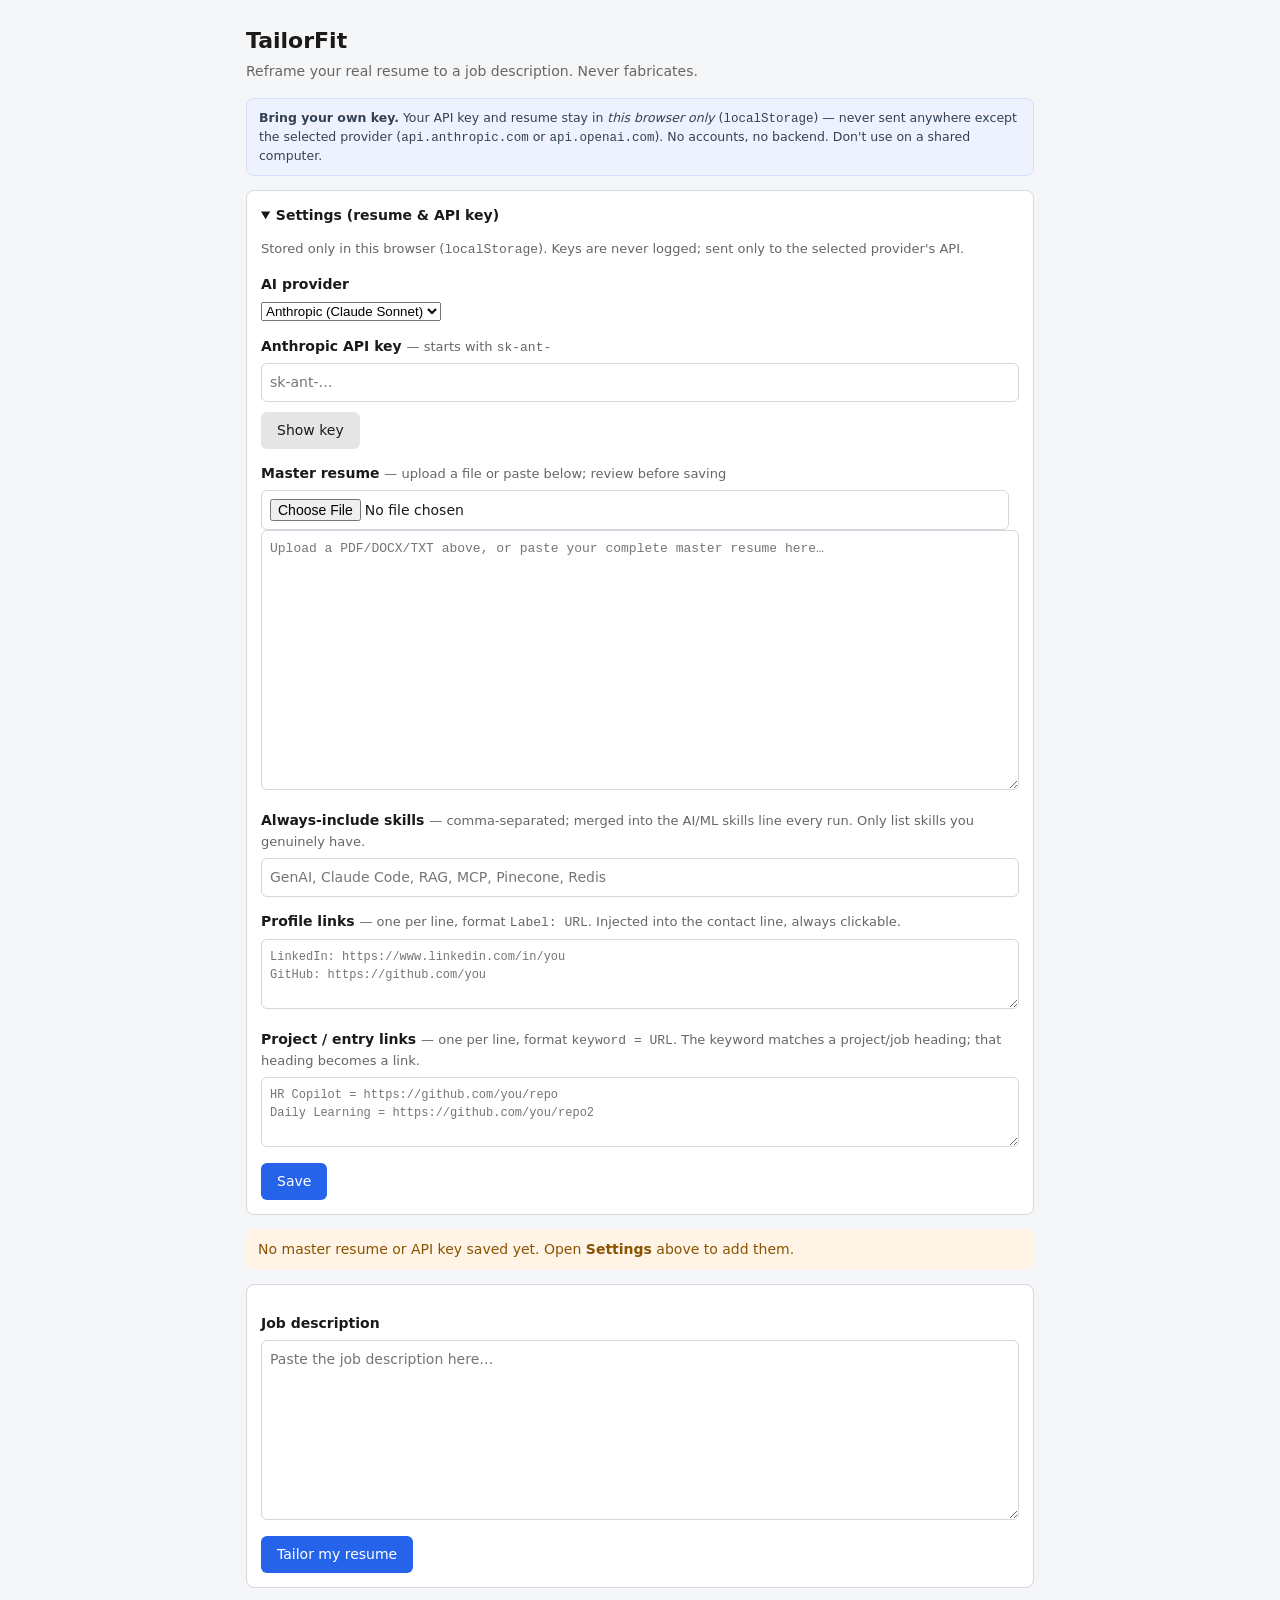
<file: index.html>
<!DOCTYPE html>
<html lang="en">
  <head>
    <meta charset="UTF-8" />
    <meta name="viewport" content="width=device-width, initial-scale=1.0" />
    <title>TailorFit</title>
    <link rel="stylesheet" href="styles.css" />
  </head>
  <body>
    <header>
      <h1>TailorFit</h1>
      <p class="tagline">Reframe your real resume to a job description. Never fabricates.</p>
    </header>

    <!-- Bring-your-own-key + privacy note. -->
    <div class="byok-note">
      <strong>Bring your own key.</strong> Your API key and resume stay in
      <em>this browser only</em> (<code>localStorage</code>) — never sent anywhere except
      the selected provider (<code>api.anthropic.com</code> or <code>api.openai.com</code>).
      No accounts, no backend. Don't use on a shared computer.
    </div>

    <!-- Settings: master resume + API key, saved to localStorage. -->
    <details id="settings" class="card">
      <summary>Settings (resume &amp; API key)</summary>
      <div class="settings-body">
        <p class="hint">
          Stored only in this browser (<code>localStorage</code>). Keys are never logged;
          sent only to the selected provider's API.
        </p>

        <label for="provider">AI provider</label>
        <select id="provider">
          <option value="anthropic">Anthropic (Claude Sonnet)</option>
          <option value="openai">OpenAI (GPT-5.4-mini)</option>
        </select>

        <div id="anthropic-key-section">
          <label for="apiKey">
            Anthropic API key <span class="hint">— starts with <code>sk-ant-</code></span>
          </label>
          <input id="apiKey" type="password" placeholder="sk-ant-…" autocomplete="off" />
          <button id="toggleKey" class="secondary" type="button">Show key</button>
        </div>

        <div id="openai-key-section" class="hidden">
          <label for="openaiApiKey">
            OpenAI API key <span class="hint">— starts with <code>sk-</code></span>
          </label>
          <input id="openaiApiKey" type="password" placeholder="sk-…" autocomplete="off" />
          <button id="toggleOpenaiKey" class="secondary" type="button">Show key</button>
        </div>

        <label for="masterResume">
          Master resume <span class="hint">— upload a file or paste below; review before saving</span>
        </label>
        <div class="row">
          <input id="resumeFile" type="file" accept=".pdf,.docx,.txt" />
          <span id="extract-status" class="hint"></span>
        </div>
        <textarea id="masterResume" placeholder="Upload a PDF/DOCX/TXT above, or paste your complete master resume here…"></textarea>

        <label for="pinnedSkills">
          Always-include skills
          <span class="hint">— comma-separated; merged into the AI/ML skills line every run. Only list skills you genuinely have.</span>
        </label>
        <input id="pinnedSkills" type="text" placeholder="GenAI, Claude Code, RAG, MCP, Pinecone, Redis" />

        <label for="contactLinks">
          Profile links
          <span class="hint">— one per line, format <code>Label: URL</code>. Injected into the contact line, always clickable.</span>
        </label>
        <textarea id="contactLinks" class="small-area" placeholder="LinkedIn: https://www.linkedin.com/in/you&#10;GitHub: https://github.com/you"></textarea>

        <label for="entryLinks">
          Project / entry links
          <span class="hint">— one per line, format <code>keyword = URL</code>. The keyword matches a project/job heading; that heading becomes a link.</span>
        </label>
        <textarea id="entryLinks" class="small-area" placeholder="HR Copilot = https://github.com/you/repo&#10;Daily Learning = https://github.com/you/repo2"></textarea>

        <div class="row">
          <button id="save" type="button">Save</button>
          <span id="save-status" class="ok"></span>
        </div>
      </div>
    </details>

    <!-- Warns if resume or key missing. -->
    <div id="setup-warning" class="warning hidden">
      No master resume or API key saved yet. Open <strong>Settings</strong> above to add them.
    </div>

    <main class="card">
      <label for="jd">Job description</label>
      <textarea id="jd" placeholder="Paste the job description here…"></textarea>

      <button id="tailor" type="button">Tailor my resume</button>
    </main>

    <section id="output" class="card hidden">
      <div id="output-status" class="hint"></div>
      <div id="output-error" class="error hidden"></div>

      <div id="output-body" class="hidden">
        <div class="toolbar">
          <button id="copyBtn" type="button">Copy text</button>
          <button id="pdfBtn" class="secondary" type="button">Download PDF</button>
          <span id="copy-status" class="ok"></span>
        </div>
        <p class="legend">
          <span class="legend-edited">highlighted</span> = reworded ·
          <span class="legend-stretch">⚑ stretch</span> = review before using
        </p>
        <div id="usage" class="usage hint"></div>
        <div id="resume-render" class="resume-render"></div>
        <div id="gap-report"></div>
        <div id="stretch-notes"></div>
      </div>
    </section>

    <!-- Vendored libraries (local, no runtime CDN). -->
    <script src="vendor/pdf.min.js"></script>
    <script src="vendor/mammoth.browser.min.js"></script>
    <script src="extract.js"></script>
    <script src="prompts.js"></script>
    <script src="llm.js"></script>
    <script src="render.js"></script>
    <script src="app.js"></script>

    <script data-goatcounter="https://shubhhxmxx.goatcounter.com/count"
            async src="//gc.zgo.at/count.js"></script>
  </body>
</html>
</file>
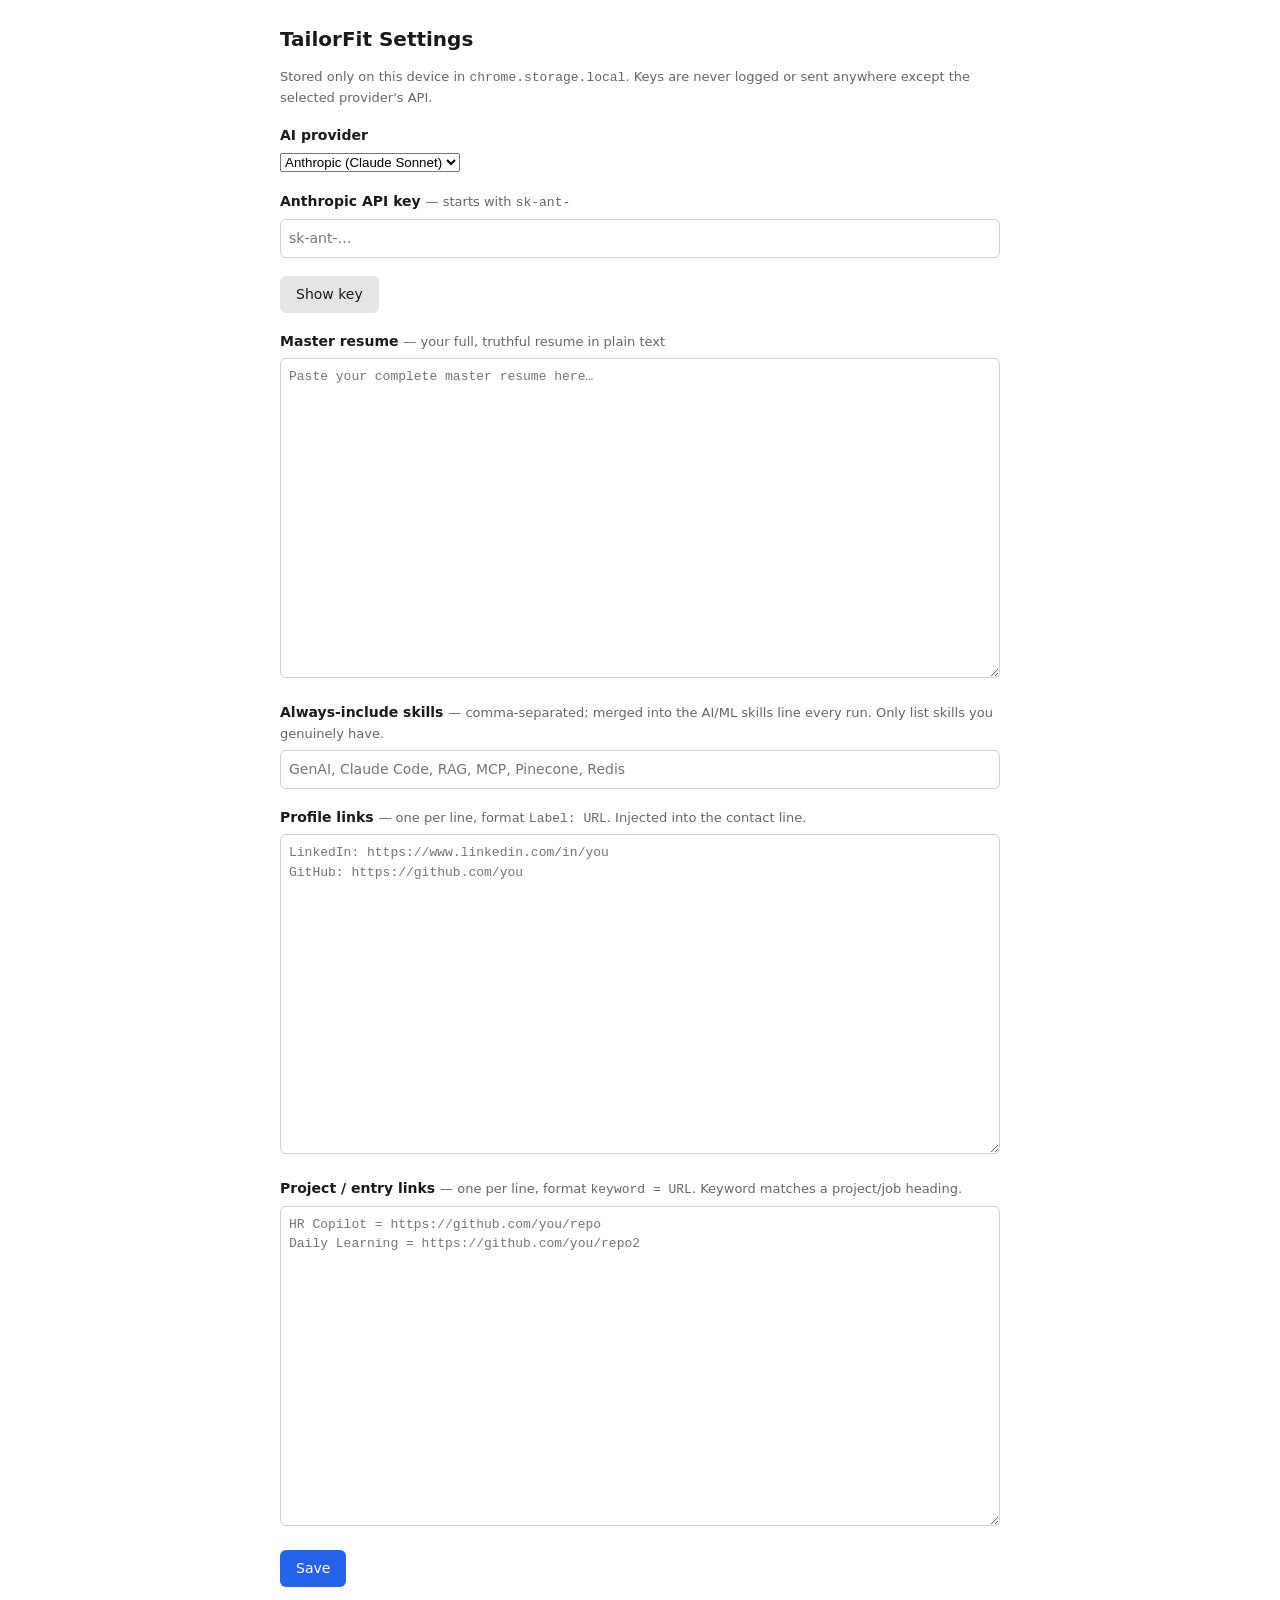
<file: options.html>
<!DOCTYPE html>
<html lang="en">
  <head>
    <meta charset="UTF-8" />
    <meta name="viewport" content="width=device-width, initial-scale=1.0" />
    <title>TailorFit — Settings</title>
    <style>
      body {
        font-family: -apple-system, system-ui, sans-serif;
        font-size: 14px;
        color: #1a1a1a;
        max-width: 720px;
        margin: 24px auto;
        padding: 0 16px;
        line-height: 1.5;
      }
      h1 {
        font-size: 20px;
      }
      label {
        display: block;
        font-weight: 600;
        margin: 18px 0 6px;
      }
      .hint {
        font-weight: 400;
        color: #666;
        font-size: 13px;
      }
      textarea,
      input {
        width: 100%;
        padding: 8px;
        border: 1px solid #d0d0d0;
        border-radius: 6px;
        font: inherit;
        box-sizing: border-box;
      }
      textarea {
        min-height: 320px;
        resize: vertical;
        font-family: ui-monospace, monospace;
        font-size: 13px;
      }
      .row {
        display: flex;
        gap: 8px;
        align-items: center;
        margin-top: 18px;
      }
      button {
        font: inherit;
        padding: 8px 16px;
        border: none;
        border-radius: 6px;
        background: #2563eb;
        color: #fff;
        cursor: pointer;
      }
      button.secondary {
        background: #e5e5e5;
        color: #1a1a1a;
      }
      #status {
        color: #15803d;
        font-size: 13px;
      }
    </style>
  </head>
  <body>
    <h1>TailorFit Settings</h1>
    <p class="hint">
      Stored only on this device in <code>chrome.storage.local</code>. Keys are never
      logged or sent anywhere except the selected provider's API.
    </p>

    <label for="provider">AI provider</label>
    <select id="provider">
      <option value="anthropic">Anthropic (Claude Sonnet)</option>
      <option value="openai">OpenAI (GPT-5.4-mini)</option>
    </select>

    <div id="anthropic-key-section">
      <label for="apiKey">
        Anthropic API key <span class="hint">— starts with <code>sk-ant-</code></span>
      </label>
      <input id="apiKey" type="password" placeholder="sk-ant-…" autocomplete="off" />
      <div class="row">
        <button id="toggleKey" class="secondary" type="button">Show key</button>
      </div>
    </div>

    <div id="openai-key-section" style="display:none">
      <label for="openaiApiKey">
        OpenAI API key <span class="hint">— starts with <code>sk-</code></span>
      </label>
      <input id="openaiApiKey" type="password" placeholder="sk-…" autocomplete="off" />
      <div class="row">
        <button id="toggleOpenaiKey" class="secondary" type="button">Show key</button>
      </div>
    </div>

    <label for="masterResume">
      Master resume
      <span class="hint">— your full, truthful resume in plain text</span>
    </label>
    <textarea
      id="masterResume"
      placeholder="Paste your complete master resume here…"
    ></textarea>

    <label for="pinnedSkills">
      Always-include skills
      <span class="hint">— comma-separated; merged into the AI/ML skills line every run. Only list skills you genuinely have.</span>
    </label>
    <input id="pinnedSkills" type="text" placeholder="GenAI, Claude Code, RAG, MCP, Pinecone, Redis" />

    <label for="contactLinks">
      Profile links
      <span class="hint">— one per line, format <code>Label: URL</code>. Injected into the contact line.</span>
    </label>
    <textarea id="contactLinks" placeholder="LinkedIn: https://www.linkedin.com/in/you&#10;GitHub: https://github.com/you"></textarea>

    <label for="entryLinks">
      Project / entry links
      <span class="hint">— one per line, format <code>keyword = URL</code>. Keyword matches a project/job heading.</span>
    </label>
    <textarea id="entryLinks" placeholder="HR Copilot = https://github.com/you/repo&#10;Daily Learning = https://github.com/you/repo2"></textarea>

    <div class="row">
      <button id="save" type="button">Save</button>
      <span id="status"></span>
    </div>

    <script src="options.js"></script>
  </body>
</html>
</file>
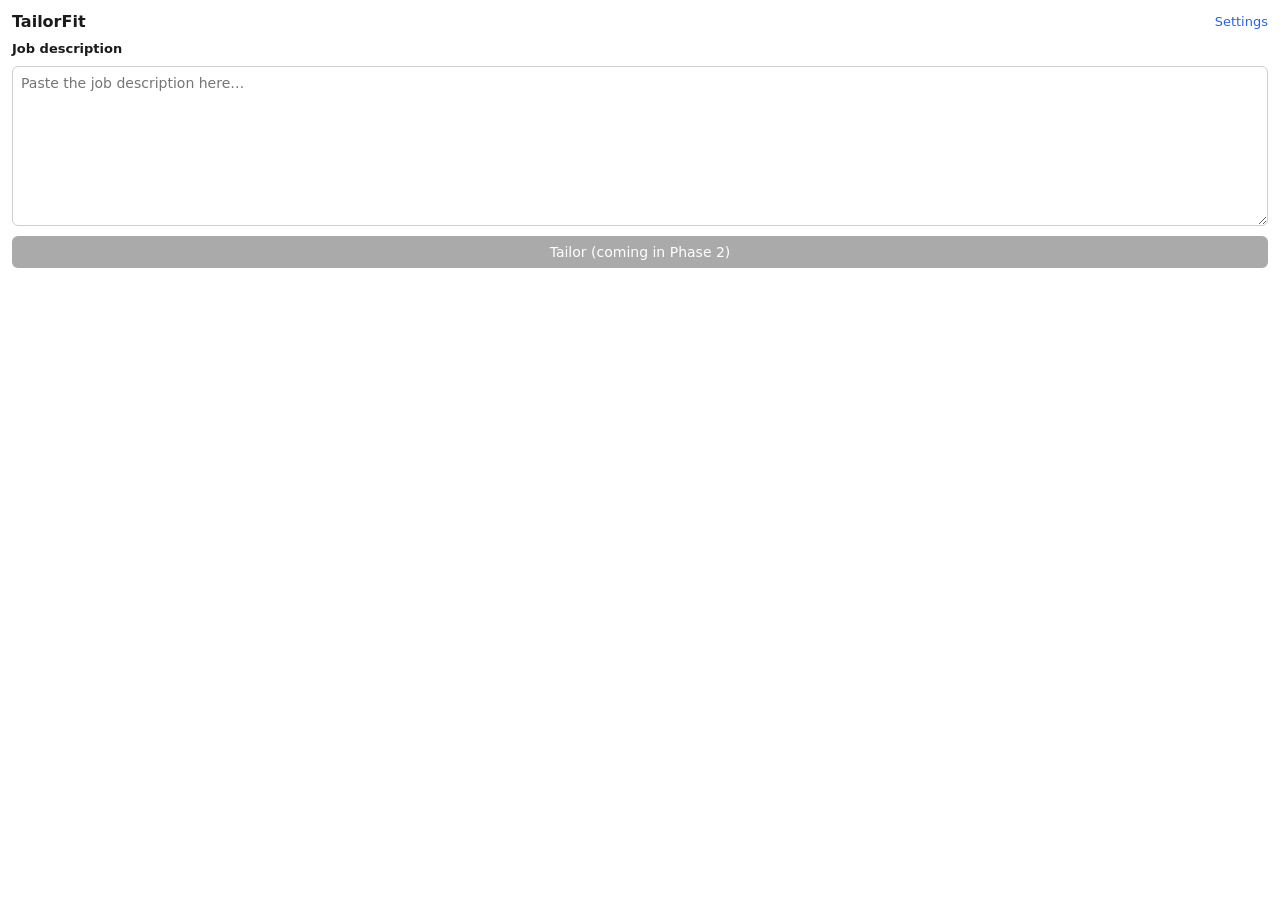
<file: sidepanel.html>
<!DOCTYPE html>
<html lang="en">
  <head>
    <meta charset="UTF-8" />
    <meta name="viewport" content="width=device-width, initial-scale=1.0" />
    <title>TailorFit</title>
    <link rel="stylesheet" href="sidepanel.css" />
  </head>
  <body>
    <header>
      <h1>TailorFit</h1>
      <button id="open-options" class="link-btn" type="button">Settings</button>
    </header>

    <!-- Warns if resume or API key is missing. Hidden when both set. -->
    <div id="setup-warning" class="warning hidden">
      No master resume or API key saved yet.
      <a href="#" id="goto-options">Open settings</a> to add them.
    </div>

    <label for="jd">Job description</label>
    <textarea id="jd" placeholder="Paste the job description here…"></textarea>

    <!-- Disabled in Phase 1 — wired up in Phase 2. -->
    <button id="tailor" type="button" disabled>Tailor (coming in Phase 2)</button>

    <section id="output" class="output hidden"></section>

    <script src="sidepanel.js"></script>
  </body>
</html>
</file>
<file: styles.css>
:root {
  --bg: #f5f6f8;
  --card: #ffffff;
  --fg: #1a1a1a;
  --muted: #666;
  --border: #d4d7dd;
  --accent: #2563eb;
  --warn-bg: #fff4e5;
  --warn-fg: #8a5300;
  --ok: #15803d;
}

* {
  box-sizing: border-box;
}

body {
  font-family: -apple-system, system-ui, sans-serif;
  font-size: 14px;
  line-height: 1.5;
  color: var(--fg);
  background: var(--bg);
  margin: 0;
  padding: 24px 16px;
  max-width: 820px;
  margin-inline: auto;
}

header {
  margin-bottom: 16px;
}

h1 {
  font-size: 22px;
  margin: 0;
}

.tagline {
  color: var(--muted);
  margin: 4px 0 0;
}

.byok-note {
  background: #eef2ff;
  border: 1px solid #d6e0ff;
  border-radius: 8px;
  padding: 10px 12px;
  margin-bottom: 14px;
  font-size: 12.5px;
  color: #334155;
  line-height: 1.45;
}
.byok-note a {
  color: var(--accent);
}

.card {
  background: var(--card);
  border: 1px solid var(--border);
  border-radius: 8px;
  padding: 14px;
  margin-bottom: 14px;
}

summary {
  font-weight: 600;
  cursor: pointer;
}

.settings-body {
  margin-top: 12px;
}

label {
  display: block;
  font-weight: 600;
  margin: 14px 0 6px;
}

.hint {
  font-weight: 400;
  color: var(--muted);
  font-size: 13px;
}

input,
textarea {
  width: 100%;
  padding: 8px;
  border: 1px solid var(--border);
  border-radius: 6px;
  font: inherit;
}

textarea#masterResume {
  min-height: 260px;
  resize: vertical;
  font-family: ui-monospace, monospace;
  font-size: 13px;
}

textarea#jd {
  min-height: 180px;
  resize: vertical;
}

textarea.small-area {
  min-height: 70px;
  resize: vertical;
  font-family: ui-monospace, monospace;
  font-size: 12px;
}

button {
  font: inherit;
  padding: 8px 16px;
  border: none;
  border-radius: 6px;
  background: var(--accent);
  color: #fff;
  cursor: pointer;
  margin-top: 10px;
}

button:disabled {
  background: #aaa;
  cursor: not-allowed;
}

button.secondary {
  background: #e5e5e5;
  color: var(--fg);
}

.row {
  display: flex;
  gap: 10px;
  align-items: center;
}

.ok {
  color: var(--ok);
  font-size: 13px;
}

.warning {
  background: var(--warn-bg);
  color: var(--warn-fg);
  padding: 10px 12px;
  border-radius: 8px;
  margin-bottom: 14px;
}

.output {
  white-space: pre-wrap;
  word-wrap: break-word;
  font: inherit;
  margin: 0;
}

.error {
  background: #fdecea;
  color: #b3261e;
  padding: 10px 12px;
  border-radius: 6px;
}

/* ---- Phase 3: output toolbar, legend, rendered resume, flags, gaps ---- */

.toolbar {
  display: flex;
  gap: 10px;
  align-items: center;
  margin-bottom: 6px;
}

.legend {
  font-size: 12px;
  color: var(--muted);
  margin: 0 0 12px;
}

.usage {
  background: #f0f4ff;
  border: 1px solid #d6e0ff;
  border-radius: 6px;
  padding: 6px 10px;
  margin: 0 0 12px;
  font-size: 12px;
}
.legend-edited {
  background: #fff6c2;
  padding: 1px 5px;
  border-radius: 3px;
}
.legend-stretch {
  color: #b45309;
  font-weight: 600;
}

.resume-render .r-name {
  font-size: 18px;
  margin: 0;
}
.resume-render .r-contact {
  color: var(--muted);
  margin: 2px 0 12px;
  font-size: 13px;
}
.resume-render .r-section {
  font-size: 13px;
  text-transform: uppercase;
  letter-spacing: 0.5px;
  border-bottom: 1px solid var(--border);
  padding-bottom: 3px;
  margin: 16px 0 8px;
}
.resume-render .r-entry {
  margin-bottom: 10px;
}
.resume-render .r-entry-head {
  display: flex;
  justify-content: space-between;
  gap: 12px;
  font-weight: 600;
}
.resume-render .entry-link {
  font-weight: 400;
  font-size: 12px;
  color: var(--accent);
}
.resume-render .r-meta {
  font-style: italic;
  font-weight: 400;
  color: var(--muted);
  white-space: nowrap;
}
.resume-render ul {
  margin: 4px 0 6px;
  padding-left: 20px;
}
.resume-render li {
  margin: 3px 0;
}
.hl-edited {
  background: #fff6c2;
  border-radius: 3px;
}
.hl-stretch {
  outline: 1px dashed #f59e0b;
  outline-offset: 2px;
}
.stretch-tag {
  color: #b45309;
  font-size: 11px;
  font-weight: 700;
  white-space: nowrap;
}

.gap-list {
  margin: 6px 0;
  padding-left: 20px;
}
.gap-list li {
  margin: 8px 0;
  color: #b3261e;
}
.gap-head {
  display: flex;
  gap: 10px;
  align-items: center;
  justify-content: space-between;
  flex-wrap: wrap;
}
.gap-rationale {
  color: var(--muted);
  font-size: 12px;
  margin-top: 2px;
}
.impact {
  font-size: 11px;
  font-weight: 700;
  text-transform: uppercase;
  padding: 1px 6px;
  border-radius: 10px;
  margin-left: 4px;
  vertical-align: middle;
}
.impact-high {
  background: #fde2e1;
  color: #b3261e;
}
.impact-medium {
  background: #fff3cd;
  color: #8a5300;
}
.impact-low {
  background: #e5e7eb;
  color: #555;
}
.add-skill {
  margin: 0;
  padding: 4px 10px;
  font-size: 12px;
  white-space: nowrap;
}
.hl-added {
  background: #e7f6ec;
  border-radius: 3px;
}
.added-tag {
  color: var(--ok);
  font-size: 11px;
  font-weight: 700;
  white-space: nowrap;
}
.gap-none {
  color: var(--ok);
}
.stretch-list {
  margin: 6px 0;
  padding-left: 20px;
}
.stretch-list li {
  margin: 4px 0;
  color: #b45309;
}

.hidden {
  display: none;
}
</file>
<file: sidepanel.css>
:root {
  --bg: #ffffff;
  --fg: #1a1a1a;
  --muted: #666;
  --border: #d0d0d0;
  --accent: #2563eb;
  --warn-bg: #fff4e5;
  --warn-fg: #8a5300;
}

* {
  box-sizing: border-box;
}

body {
  font-family: -apple-system, system-ui, sans-serif;
  font-size: 14px;
  color: var(--fg);
  background: var(--bg);
  margin: 0;
  padding: 12px;
  display: flex;
  flex-direction: column;
  gap: 10px;
  min-height: 100vh;
}

header {
  display: flex;
  align-items: center;
  justify-content: space-between;
}

h1 {
  font-size: 16px;
  margin: 0;
}

label {
  font-weight: 600;
  font-size: 13px;
}

textarea {
  width: 100%;
  min-height: 160px;
  padding: 8px;
  border: 1px solid var(--border);
  border-radius: 6px;
  font: inherit;
  resize: vertical;
}

button {
  font: inherit;
  padding: 8px 12px;
  border: none;
  border-radius: 6px;
  background: var(--accent);
  color: #fff;
  cursor: pointer;
}

button:disabled {
  background: #aaa;
  cursor: not-allowed;
}

.link-btn {
  background: none;
  color: var(--accent);
  padding: 0;
  font-size: 13px;
}

.warning {
  background: var(--warn-bg);
  color: var(--warn-fg);
  padding: 8px 10px;
  border-radius: 6px;
  font-size: 13px;
}

.output {
  white-space: pre-wrap;
  border: 1px solid var(--border);
  border-radius: 6px;
  padding: 10px;
}

.hidden {
  display: none;
}
</file>
